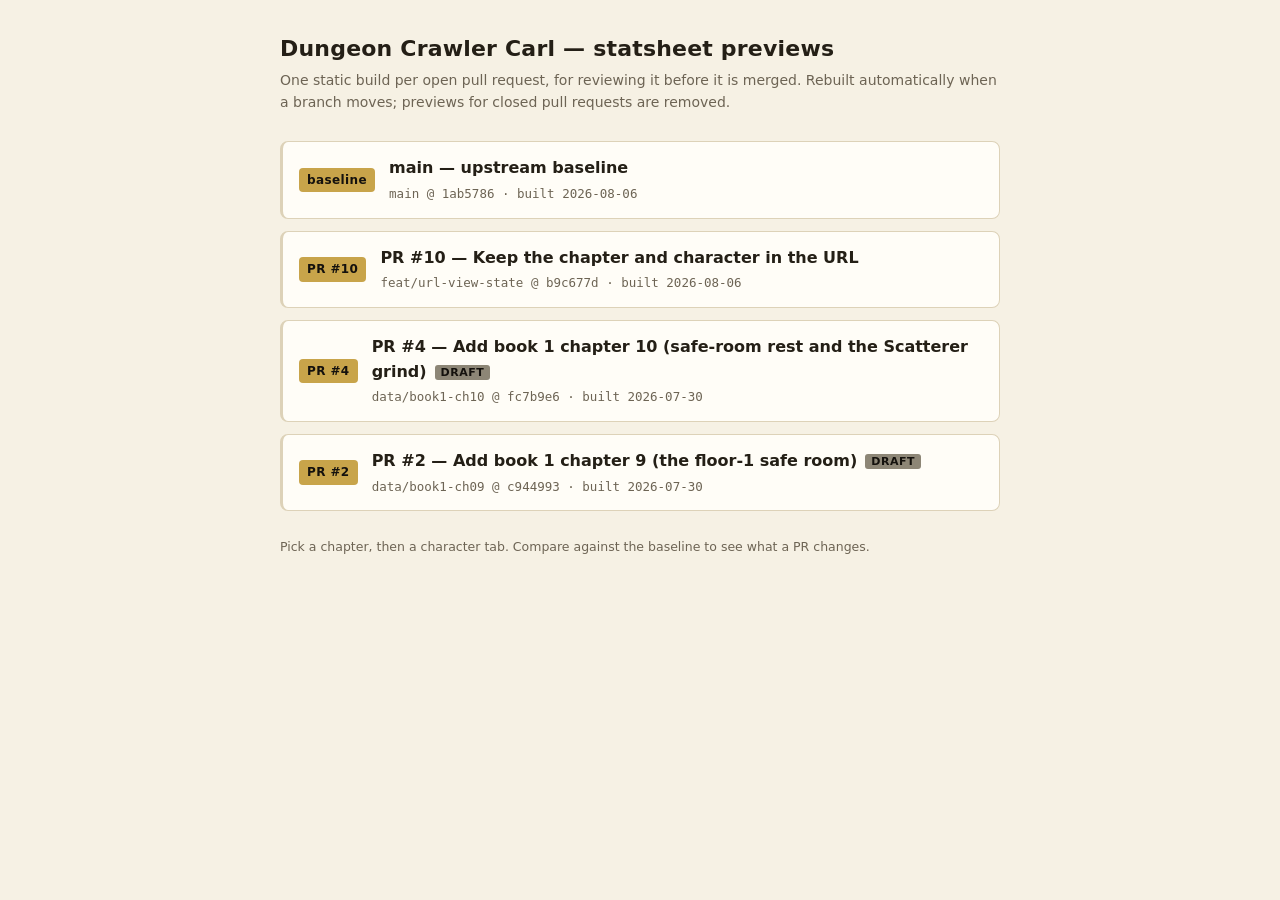
<file: index.html>
<!doctype html>
<html lang="en">
<head>
<meta charset="utf-8">
<meta name="viewport" content="width=device-width, initial-scale=1">
<title>Crawler Carl Statsheet — previews</title>
<style>
  :root { color-scheme: light dark; }
  * { box-sizing: border-box; }
  body {
    margin: 0; padding: 32px 20px 64px;
    font: 16px/1.55 ui-sans-serif, system-ui, -apple-system, "Segoe UI", sans-serif;
    background: #14110d; color: #efe6d2;
    display: flex; flex-direction: column; align-items: center;
  }
  main { width: 100%; max-width: 720px; }
  h1 { font-size: 22px; margin: 0 0 4px; letter-spacing: .2px; }
  p.sub { margin: 0 0 28px; color: #a89e88; font-size: 14px; }
  .card {
    display: grid; grid-template-columns: auto 1fr; gap: 3px 14px;
    align-items: baseline; text-decoration: none; color: inherit;
    border: 1px solid #3a3226; border-left: 3px solid #c8a44a; border-radius: 8px;
    background: #1d1913; padding: 14px 16px; margin-bottom: 12px;
  }
  .card:hover { background: #251f17; border-color: #5a4d38; border-left-color: #e8be55; }
  .badge {
    grid-row: span 2; font-size: 12px; font-weight: 700; letter-spacing: .4px;
    color: #14110d; background: #c8a44a; border-radius: 4px; padding: 3px 8px;
    white-space: nowrap; align-self: center;
  }
  .title { font-weight: 600; }
  .draft {
    font-size: 11px; font-weight: 700; text-transform: uppercase;
    letter-spacing: .5px; color: #14110d; background: #8d8676;
    border-radius: 3px; padding: 1px 6px; margin-left: 8px; vertical-align: 1px;
  }
  .meta {
    font-size: 12.5px; color: #9a9080;
    font-family: ui-monospace, SFMono-Regular, Menlo, monospace;
    overflow-wrap: anywhere;
  }
  footer { margin-top: 26px; font-size: 12.5px; color: #7d7466; }
  @media (prefers-color-scheme: light) {
    body { background: #f6f1e4; color: #241f16; }
    .card { background: #fffdf7; border-color: #ddd2b8; }
    .card:hover { background: #fffaee; }
    p.sub, .meta, footer { color: #6d6454; }
  }
</style>
</head>
<body>
  <main>
    <h1>Dungeon Crawler Carl — statsheet previews</h1>
    <p class="sub">One static build per open pull request, for reviewing it before it is merged. Rebuilt automatically when a branch moves; previews for closed pull requests are removed.</p>
      <a class="card" href="previews/main/">
        <span class="badge">baseline</span>
        <span class="title">main — upstream baseline</span>
        <span class="meta">main @ 1ab5786 · built 2026-08-06</span>
      </a>
      <a class="card" href="previews/pr-10/">
        <span class="badge">PR #10</span>
        <span class="title">PR #10 — Keep the chapter and character in the URL</span>
        <span class="meta">feat/url-view-state @ b9c677d · built 2026-08-06</span>
      </a>
      <a class="card" href="previews/pr-4/">
        <span class="badge">PR #4</span>
        <span class="title">PR #4 — Add book 1 chapter 10 (safe-room rest and the Scatterer grind)<span class="draft">draft</span></span>
        <span class="meta">data/book1-ch10 @ fc7b9e6 · built 2026-07-30</span>
      </a>
      <a class="card" href="previews/pr-2/">
        <span class="badge">PR #2</span>
        <span class="title">PR #2 — Add book 1 chapter 9 (the floor-1 safe room)<span class="draft">draft</span></span>
        <span class="meta">data/book1-ch09 @ c944993 · built 2026-07-30</span>
      </a>
    <footer>Pick a chapter, then a character tab. Compare against the baseline to see what a PR changes.</footer>
  </main>
</body>
</html>
</file>
